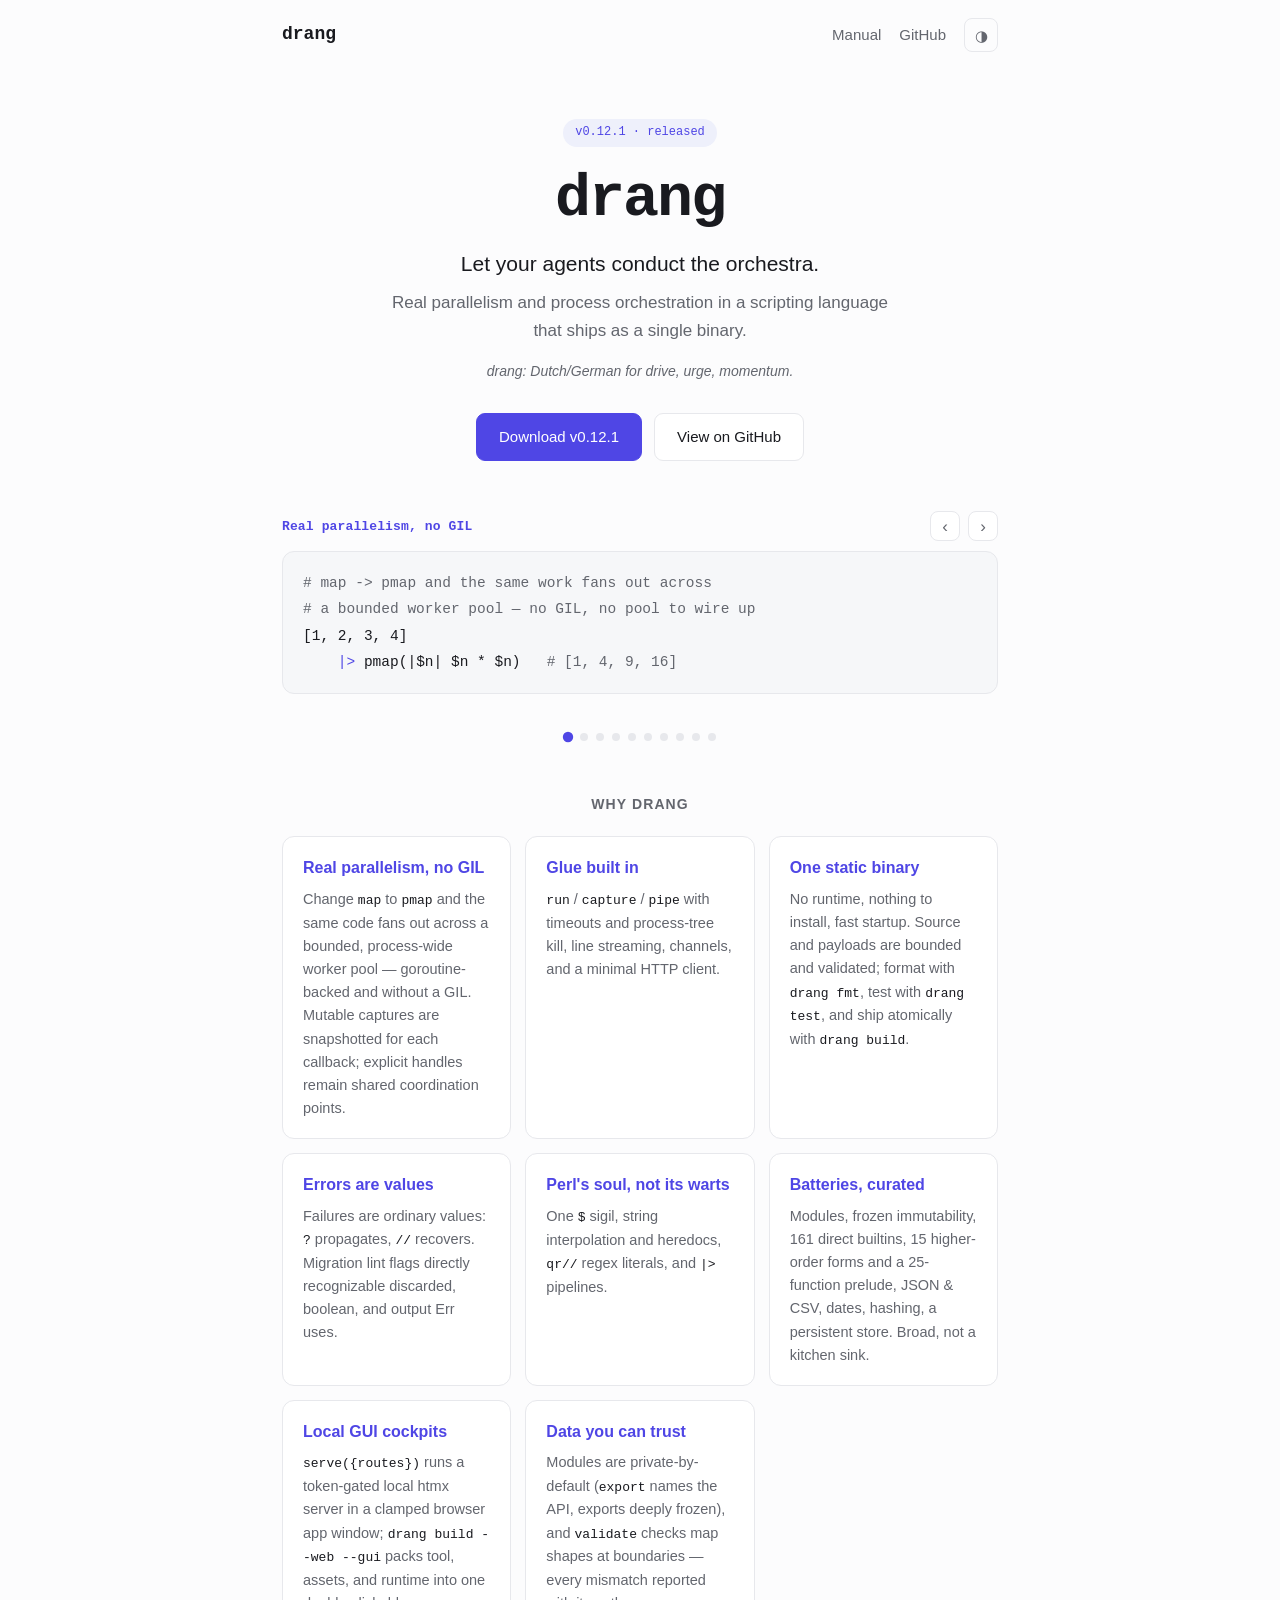
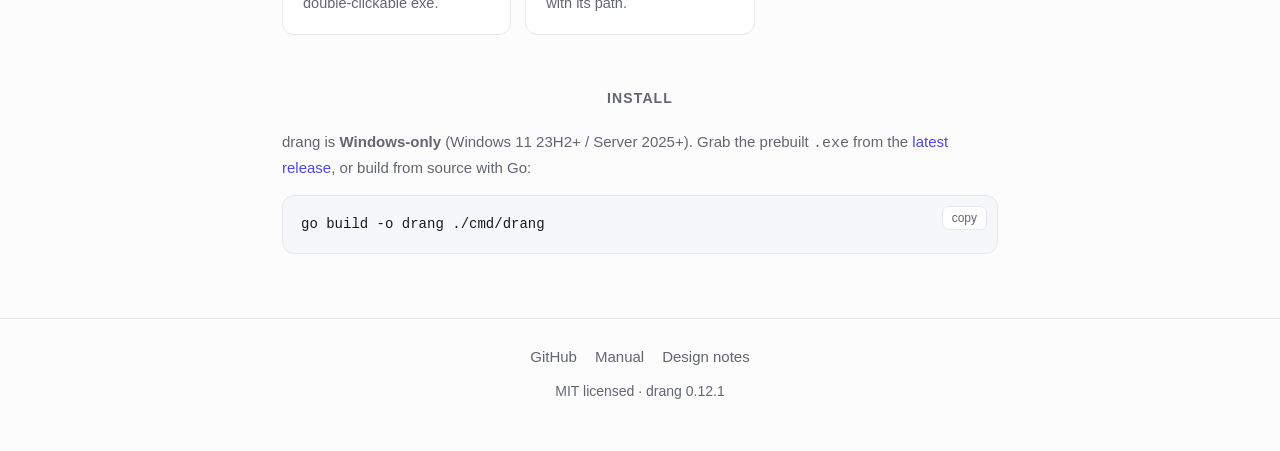
<file: docs/index.html>
<!DOCTYPE html>
<html lang="en">
<head>
<meta charset="utf-8">
<meta name="viewport" content="width=device-width, initial-scale=1">
<title>drang: a small, parallel, Perl-inspired scripting language</title>
<meta name="description" content="Let your agents conduct the orchestra. drang is a small, Perl-inspired scripting language with real parallelism and process orchestration, that ships as a single binary. Windows-native.">
<link rel="canonical" href="https://drang.dev/">
<meta name="theme-color" content="#fcfcfd" media="(prefers-color-scheme: light)">
<meta name="theme-color" content="#0e0f13" media="(prefers-color-scheme: dark)">
<meta property="og:type" content="website">
<meta property="og:url" content="https://drang.dev/">
<meta property="og:title" content="drang: a small, parallel scripting language">
<meta property="og:description" content="Let your agents conduct the orchestra. Real parallelism and process orchestration in a scripting language that ships as a single binary.">
<meta name="twitter:card" content="summary">
<link rel="icon" href="data:image/svg+xml,%3Csvg xmlns='http://www.w3.org/2000/svg' viewBox='0 0 32 32'%3E%3Crect width='32' height='32' rx='7' fill='%234f46e5'/%3E%3Ctext x='16' y='23' font-family='ui-monospace,monospace' font-size='21' font-weight='600' fill='white' text-anchor='middle'%3Ed%3C/text%3E%3C/svg%3E">
<link rel="stylesheet" href="style.css">
</head>
<body>
<a class="skip" href="#main">Skip to content</a>

<header>
  <a class="brand" href="/">drang</a>
  <nav>
    <a href="manual.html">Manual</a>
    <a href="https://github.com/anafalanx/drang">GitHub</a>
    <button class="toggle" id="theme" aria-label="Toggle dark mode" title="Toggle theme">◑</button>
  </nav>
</header>

<main id="main" class="wrap">

  <section class="hero">
    <span class="pill">v0.12.1 · released</span>
    <h1 class="mark">drang</h1>
    <p class="tag">Let your agents conduct the orchestra.</p>
    <p class="lede">Real parallelism and process orchestration in a scripting language
      that ships as a single binary.</p>
    <p class="etym">drang: Dutch/German for drive, urge, momentum.</p>
    <div class="cta">
      <a class="btn primary" href="https://github.com/anafalanx/drang/releases/latest">Download v0.12.1</a>
      <a class="btn ghost" href="https://github.com/anafalanx/drang">View on GitHub</a>
    </div>
  </section>

  <div class="demo" id="demo" aria-roledescription="carousel" aria-label="drang code examples">
    <div class="demo-bar">
      <span class="demo-label" id="demoLabel">Real parallelism, no GIL</span>
      <span class="demo-ctl">
        <button class="cnav" id="demoPrev" type="button" aria-label="Previous example">&lsaquo;</button>
        <button class="cnav" id="demoNext" type="button" aria-label="Next example">&rsaquo;</button>
      </span>
    </div>
    <div class="demo-view">
<pre class="code slide" data-label="Real parallelism, no GIL"><span class="c"># map -> pmap and the same work fans out across</span>
<span class="c"># a bounded worker pool — no GIL, no pool to wire up</span>
[1, 2, 3, 4]
    <span class="op">|&gt;</span> pmap(|$n| $n * $n)   <span class="c"># [1, 4, 9, 16]</span></pre>
<pre class="code slide" data-label="Pipelines" hidden><span class="c"># square the evens, then sum them</span>
$xs := [1, 2, 3, 4, 5, 6]
$xs <span class="op">|&gt;</span> filter(|$x| $x % 2 == 0)
    <span class="op">|&gt;</span> map(|$x| $x * $x)
    <span class="op">|&gt;</span> reduce(0, |$a, $b| $a + $b)   <span class="c"># 56</span></pre>
<pre class="code slide" data-label="Errors are values" hidden><span class="c"># ? propagates failures, // recovers</span>
$cfg  := read_file("app.json") <span class="op">//</span> "{}"
$port := from_json($cfg).port <span class="op">//</span> 8080
say($port)   <span class="c"># 8080</span></pre>
<pre class="code slide" data-label="String interpolation" hidden><span class="c"># $"..." interpolates; '...' and "..." stay literal</span>
$user := "ada"
$msgs := 3
say($"hi $user, you have $msgs new")   <span class="c"># hi ada, you have 3 new</span></pre>
<pre class="code slide" data-label="Glue built in" hidden><span class="c"># shell out, capture stdout, fail loud on error;</span>
<span class="c"># a timeout tree-kills the whole job</span>
$v := capture(exe(), "--version")
say($"running $v")   <span class="c"># running drang 0.12.1</span></pre>
<pre class="code slide" data-label="No orphaned processes" hidden><span class="c"># workers under {supervise: true} die with the parent:</span>
<span class="c"># the whole tree, on Windows (clean exit, crash, or kill)</span>
["api", "worker", "cron"]
    <span class="op">|&gt;</span> map(|$svc| start(exe(), "-e", "sleep(30)", {supervise: true}))
    <span class="op">|&gt;</span> len   <span class="c"># 3, all reaped when this script exits</span></pre>
<pre class="code slide" data-label="RE2 regex" hidden><span class="c"># qr// literals, RE2-backed: no runaway backtracking</span>
$line := "a1 b22 c333"
match_all($line, qr/[0-9]+/)   <span class="c"># [1, 22, 333]</span></pre>
<pre class="code slide" data-label="Remembers between runs" hidden><span class="c"># a durable JSON store — remember a cursor between runs, no DB</span>
$s := store("state.store")
$n := store_update($s, "runs", 0, |$n| $n + 1)
say($"run number $n")   <span class="c"># 1, then 2, then 3…</span></pre>
<pre class="code slide" data-label="Local GUI cockpits" hidden><span class="c"># a local htmx GUI in a clamped app window; ship it as one exe</span>
<span class="c"># with:  drang build tool.dr --web web --gui</span>
fn .tick($req) { "server time: " ~ format_time(now(), "%H:%M:%S") }
serve({routes: {"/tick": .tick}, static: "web"})</pre>
<pre class="code slide" data-label="Shapes checked at the boundary" hidden><span class="c"># validate: the type tokens are the conversion builtins, first-class</span>
$cfg := validate(from_json($body), {host: str, "port?": int, tags: [str]})<span class="op">?</span>
say($cfg.host)   <span class="c"># every mismatch reported with its path, or the value passes through</span></pre>
    </div>
    <div class="dots" id="demoDots" role="tablist" aria-label="Choose an example"></div>
  </div>

  <h2 class="sec">Why drang</h2>
  <div class="grid">
    <div class="feat">
      <h3>Real parallelism, no GIL</h3>
      <p>Change <code>map</code> to <code>pmap</code> and the same code fans out across a bounded,
        process-wide worker pool &mdash; goroutine-backed and without a GIL. Mutable captures are
        snapshotted for each callback; explicit handles remain shared coordination points.</p>
    </div>
    <div class="feat">
      <h3>Glue built in</h3>
      <p><code>run</code> / <code>capture</code> / <code>pipe</code> with timeouts and
        process-tree kill, line streaming, channels, and a minimal HTTP client.</p>
    </div>
    <div class="feat">
      <h3>One static binary</h3>
      <p>No runtime, nothing to install, fast startup. Source and payloads are bounded and
        validated; format with <code>drang fmt</code>, test with <code>drang test</code>, and ship
        atomically with <code>drang build</code>.</p>
    </div>
    <div class="feat">
      <h3>Errors are values</h3>
      <p>Failures are ordinary values: <code>?</code> propagates, <code>//</code> recovers.
        Migration lint flags directly recognizable discarded, boolean, and output Err uses.</p>
    </div>
    <div class="feat">
      <h3>Perl's soul, not its warts</h3>
      <p>One <code>$</code> sigil, string interpolation and heredocs, <code>qr//</code> regex
        literals, and <code>|&gt;</code> pipelines.</p>
    </div>
    <div class="feat">
      <h3>Batteries, curated</h3>
      <p>Modules, frozen immutability, 161 direct builtins, 15 higher-order forms and a 25-function prelude, JSON &amp; CSV, dates,
        hashing, a persistent store. Broad, not a kitchen sink.</p>
    </div>
    <div class="feat">
      <h3>Local GUI cockpits</h3>
      <p><code>serve({routes})</code> runs a token-gated local htmx server in a clamped
        browser app window; <code>drang build --web --gui</code> packs tool, assets, and
        runtime into one double-clickable exe.</p>
    </div>
    <div class="feat">
      <h3>Data you can trust</h3>
      <p>Modules are private-by-default (<code>export</code> names the API, exports deeply
        frozen), and <code>validate</code> checks map shapes at boundaries &mdash; every
        mismatch reported with its path.</p>
    </div>
  </div>

  <h2 class="sec">Install</h2>
  <div class="install">
    <p style="color:var(--muted);font-size:15px;margin:0">drang is <strong>Windows-only</strong>
      (Windows 11 23H2+ / Server 2025+). Grab the prebuilt <code>.exe</code> from the <a href="https://github.com/anafalanx/drang/releases/latest">latest
      release</a>, or build from source with Go:</p>
    <pre id="src">go build -o drang ./cmd/drang<button class="copy" data-copy="go build -o drang ./cmd/drang">copy</button></pre>
  </div>

</main>

<footer>
  <nav>
    <a href="https://github.com/anafalanx/drang">GitHub</a>
    <a href="manual.html">Manual</a>
    <a href="https://github.com/anafalanx/drang/blob/main/DESIGN.md">Design notes</a>
  </nav>
  <div>MIT licensed · drang 0.12.1</div>
</footer>

<script src="site.js"></script>
</body>
</html>
</file>
<file: docs/style.css>
:root{
  --bg:#fcfcfd; --fg:#191a1f; --muted:#63666e; --card:#ffffff; --code:#f6f7f9;
  --border:#e7e8ec; --accent:#4f46e5; --accent-fg:#ffffff; --pill:#eef0fb;
  --mono:ui-monospace,SFMono-Regular,"SF Mono",Menlo,Consolas,"Liberation Mono",monospace;
  --sans:-apple-system,BlinkMacSystemFont,"Segoe UI",Roboto,Helvetica,Arial,sans-serif;
}
@media (prefers-color-scheme: dark){
  :root:not([data-theme="light"]){
    --bg:#0e0f13; --fg:#e7e8ec; --muted:#9aa0ab; --card:#16181d; --code:#15171c;
    --border:#262a33; --accent:#8b8cf9; --accent-fg:#0e0f13; --pill:#1c1d2b;
  }
}
:root[data-theme="dark"]{
  --bg:#0e0f13; --fg:#e7e8ec; --muted:#9aa0ab; --card:#16181d; --code:#15171c;
  --border:#262a33; --accent:#8b8cf9; --accent-fg:#0e0f13; --pill:#1c1d2b;
}
*{box-sizing:border-box}
html{-webkit-text-size-adjust:100%}
body{margin:0;background:var(--bg);color:var(--fg);font-family:var(--sans);
  line-height:1.65;font-size:17px;-webkit-font-smoothing:antialiased}
a{color:var(--accent);text-decoration:none}
a:hover{text-decoration:underline}
code,pre{font-family:var(--mono)}
.wrap{max-width:760px;margin:0 auto;padding:0 22px}
.skip{position:absolute;left:-9999px}
.skip:focus{left:8px;top:8px;background:var(--card);padding:8px 12px;border-radius:8px;border:1px solid var(--border)}

header{display:flex;align-items:center;justify-content:space-between;
  max-width:760px;margin:0 auto;padding:18px 22px}
.brand{font-family:var(--mono);font-weight:600;font-size:18px;color:var(--fg)}
.brand:hover{text-decoration:none}
nav{display:flex;align-items:center;gap:18px;font-size:15px}
nav a{color:var(--muted)}
.toggle{background:none;border:1px solid var(--border);color:var(--muted);
  width:34px;height:34px;border-radius:8px;cursor:pointer;font-size:15px;line-height:1}
.toggle:hover{color:var(--fg);border-color:var(--muted)}

.hero{text-align:center;padding:46px 0 8px}
.pill{display:inline-block;font-family:var(--mono);font-size:12px;color:var(--accent);
  background:var(--pill);padding:4px 12px;border-radius:999px;margin-bottom:22px}
.mark{font-family:var(--mono);font-weight:600;font-size:60px;letter-spacing:-2px;line-height:1;margin:0}
.tag{font-size:21px;margin:18px 0 8px}
.lede{color:var(--muted);font-size:17px;max-width:520px;margin:0 auto}
.etym{color:var(--muted);font-size:14px;margin-top:14px;font-style:italic}
.cta{display:flex;gap:12px;justify-content:center;flex-wrap:wrap;margin-top:30px}
.btn{font-size:15px;padding:11px 22px;border-radius:9px;border:1px solid var(--border)}
.btn:hover{text-decoration:none}
.btn.primary{background:var(--accent);color:var(--accent-fg);border-color:var(--accent)}
.btn.primary:hover{opacity:.92}
.btn.ghost{background:var(--card);color:var(--fg)}
.btn.ghost:hover{border-color:var(--muted)}

pre.code{background:var(--code);border:1px solid var(--border);border-radius:12px;
  padding:18px 20px;overflow-x:auto;font-size:14.5px;line-height:1.8;margin:42px 0}
.c{color:var(--muted)} .op{color:var(--accent)}

/* code-example carousel */
.demo{margin:42px 0}
.demo-bar{display:flex;align-items:center;justify-content:space-between;gap:12px;margin-bottom:10px}
.demo-label{font-family:var(--mono);font-size:13px;font-weight:600;color:var(--accent);
  letter-spacing:.01em}
.demo-ctl{display:flex;gap:8px;flex:none}
.cnav{background:var(--card);border:1px solid var(--border);color:var(--muted);width:30px;
  height:30px;border-radius:8px;cursor:pointer;font-size:17px;line-height:1;display:inline-flex;
  align-items:center;justify-content:center}
.cnav:hover{color:var(--fg);border-color:var(--muted)}
.demo-view{position:relative}
.demo .code{margin:0}
.demo .slide{animation:slidein .35s ease}
@keyframes slidein{from{opacity:0;transform:translateY(5px)}to{opacity:1;transform:none}}
.dots{display:flex;gap:8px;justify-content:center;margin-top:14px}
.dot{width:8px;height:8px;padding:0;border:none;border-radius:999px;background:var(--border);
  cursor:pointer;transition:background .2s,transform .2s}
.dot:hover{background:var(--muted)}
.dot[aria-selected="true"]{background:var(--accent);transform:scale(1.3)}
@media (prefers-reduced-motion: reduce){ .demo .slide{animation:none} .dot{transition:none} }

h2.sec{font-size:14px;text-transform:uppercase;letter-spacing:.08em;color:var(--muted);
  font-weight:600;margin:52px 0 20px;text-align:center}
.grid{display:grid;grid-template-columns:repeat(auto-fit,minmax(210px,1fr));gap:14px}
.feat{background:var(--card);border:1px solid var(--border);border-radius:12px;padding:18px 20px}
.feat h3{margin:0 0 6px;font-size:16px;color:var(--accent);font-weight:600}
.feat p{margin:0;font-size:14.5px;color:var(--muted);line-height:1.6}
.feat code{font-size:13px;color:var(--fg)}

.install{margin:14px 0 0}
.install pre{background:var(--code);border:1px solid var(--border);border-radius:12px;
  padding:16px 18px;overflow-x:auto;font-size:14px;line-height:1.8;position:relative;margin:14px 0}
.copy{position:absolute;top:10px;right:10px;background:var(--card);border:1px solid var(--border);
  color:var(--muted);font-size:12px;padding:4px 9px;border-radius:7px;cursor:pointer;font-family:var(--sans)}
.copy:hover{color:var(--fg)}

footer{border-top:1px solid var(--border);margin-top:64px;padding:26px 0 48px;
  text-align:center;color:var(--muted);font-size:14px}
footer nav{justify-content:center;flex-wrap:wrap;gap:8px 18px;margin-bottom:10px}
@media (max-width:560px){ .mark{font-size:46px} .tag{font-size:18px} body{font-size:16px} }

/* ---- manual / prose (drang.dev/manual) ---- */
.prose{padding:6px 0 0}
.prose h1{font-family:var(--mono);font-size:34px;font-weight:600;letter-spacing:-1px;margin:30px 0 16px}
.prose h2{font-size:25px;font-weight:600;margin:46px 0 14px;padding-bottom:8px;border-bottom:1px solid var(--border)}
.prose h3{font-size:19px;font-weight:600;margin:30px 0 10px}
.prose h4{font-size:16px;font-weight:600;margin:22px 0 8px}
.prose h1,.prose h2,.prose h3,.prose h4{scroll-margin-top:16px}
.prose p{margin:13px 0}
.prose ul{margin:13px 0;padding-left:24px}
.prose li{margin:5px 0}
.prose code{font-family:var(--mono);font-size:.88em;background:var(--code);border:1px solid var(--border);border-radius:5px;padding:1px 5px}
.prose pre{background:var(--code);border:1px solid var(--border);border-radius:12px;padding:16px 18px;overflow-x:auto;margin:18px 0;line-height:1.7}
.prose pre code{background:none;border:none;padding:0;font-size:13.5px;line-height:1.7}
.prose blockquote{margin:18px 0;padding:2px 16px;border-left:3px solid var(--accent);color:var(--muted)}
.prose hr{border:none;border-top:1px solid var(--border);margin:34px 0}
.prose table{border-collapse:collapse;margin:18px 0;font-size:14.5px;display:block;overflow-x:auto;max-width:100%}
.prose th,.prose td{border:1px solid var(--border);padding:7px 11px;text-align:left;vertical-align:top}
.prose th{background:var(--code);font-weight:600}
.prose td code,.prose th code{font-size:13px}
</file>
